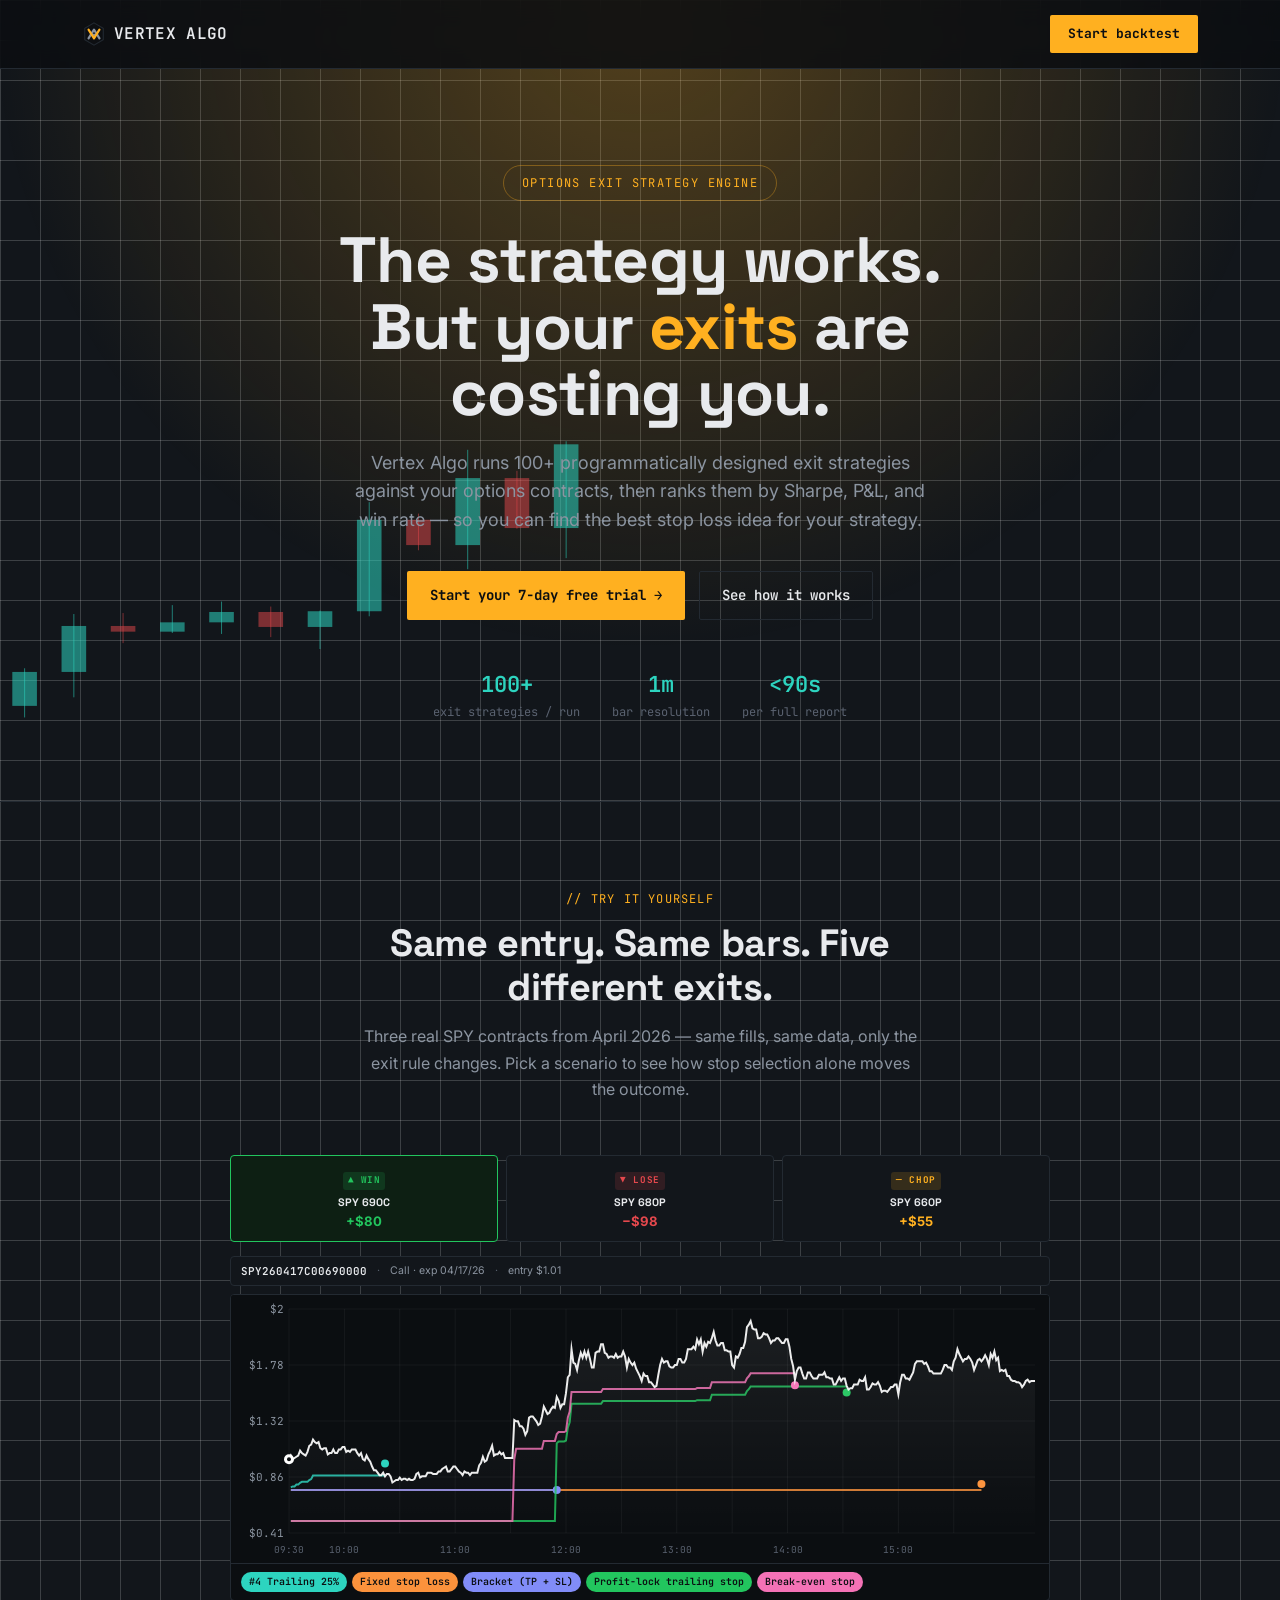
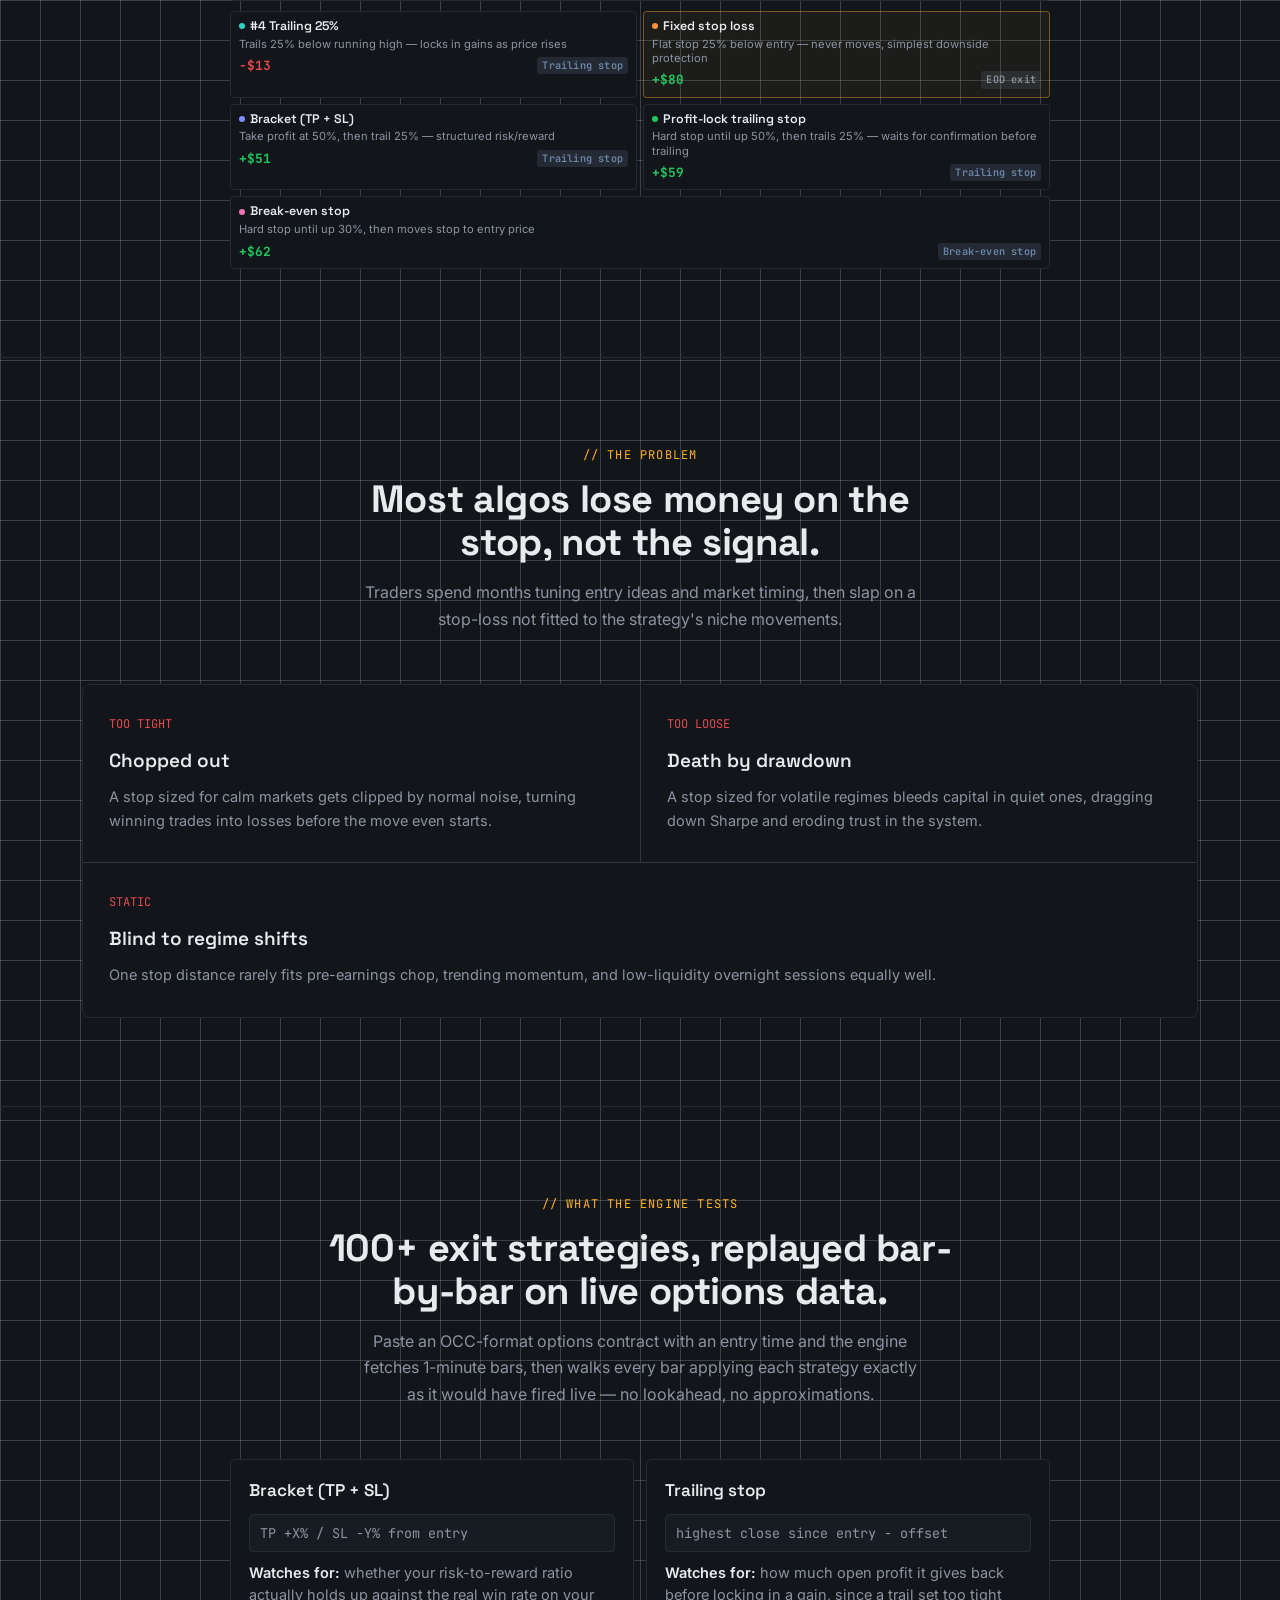
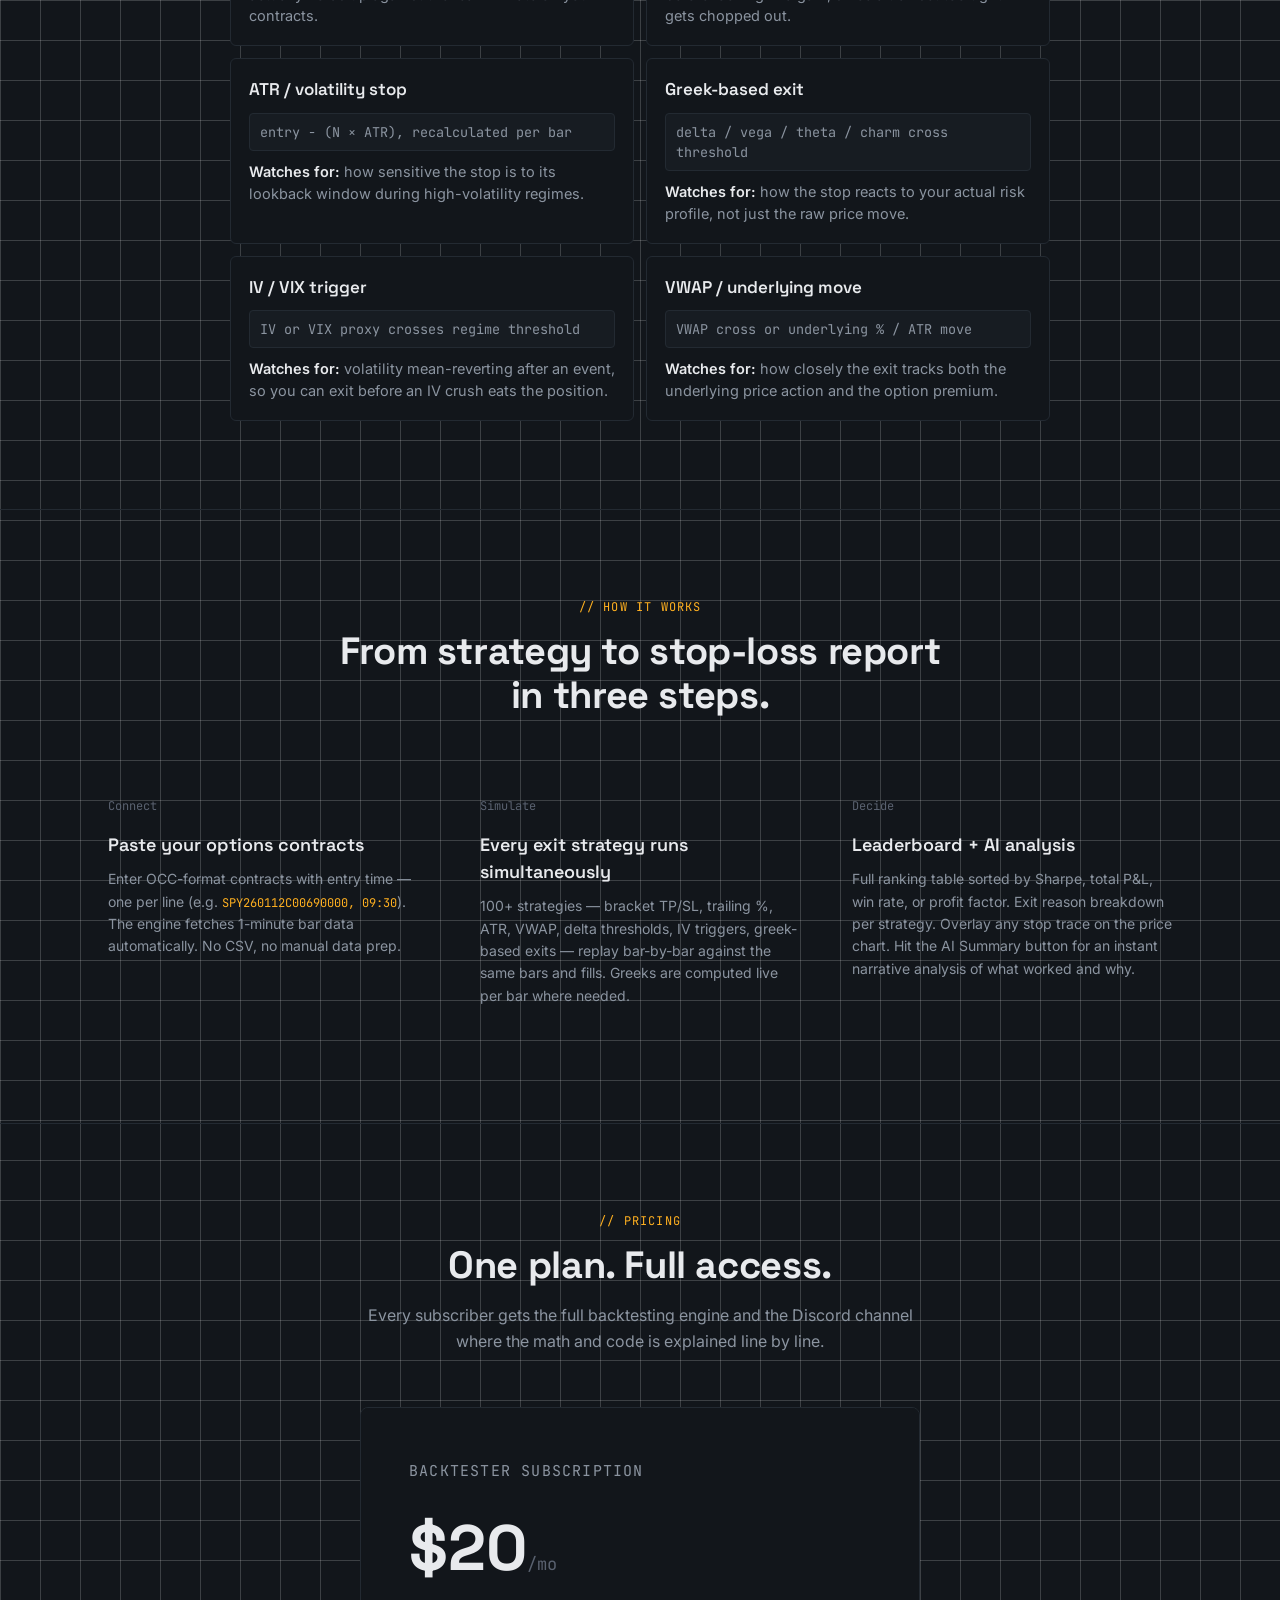
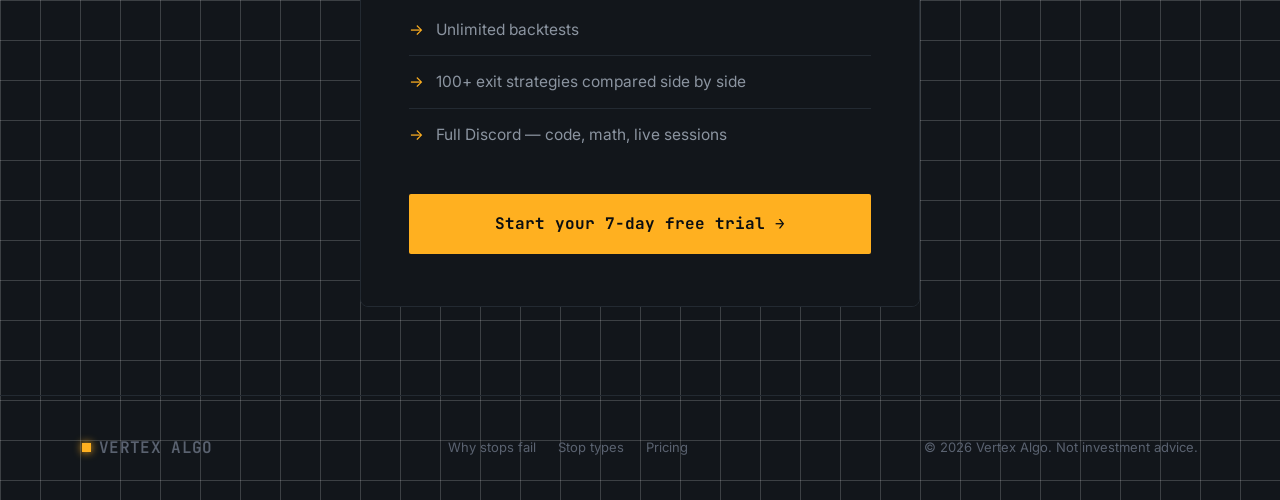
<file: index.html>
<!DOCTYPE html>
<html lang="en">
<head>
<meta charset="UTF-8">
<meta name="viewport" content="width=device-width, initial-scale=1.0">
<title>Vertex Algo — Options exit strategy backtester</title>
<link rel="stylesheet" href="/product-page.css">
<link rel="stylesheet" href="/demo.css">
</head>
<body>

<div id="checkoutSuccessBanner"></div>

<nav>
  <div class="wrap">
    <div class="logo">
      <svg class="logo-mark" viewBox="0 0 220 220" xmlns="http://www.w3.org/2000/svg" aria-hidden="true">
        <polygon points="110,8 195,58 195,162 110,212 25,162 25,58" fill="none" stroke="var(--line)" stroke-width="10"/>
        <g stroke-linecap="round" stroke-linejoin="round" fill="none">
          <polyline points="60,150 110,70 160,150" stroke="var(--text-dim)" stroke-width="20"/>
          <line x1="82" y1="118" x2="138" y2="118" stroke="var(--text-dim)" stroke-width="20"/>
          <polyline points="60,70 110,150 160,70" stroke="var(--amber)" stroke-width="20"/>
        </g>
      </svg>
      VERTEX ALGO
    </div>
    <div class="nav-links">
      <a class="nav-cta" href="#pricing">Start backtest</a>
    </div>
  </div>
</nav>

<header class="hero">
  <canvas id="heroCandles" class="hero-candles" aria-hidden="true"></canvas>
  <div class="wrap hero-grid hero-content">
    <div class="eyebrow">Options exit strategy engine</div>
    <h1>The strategy works.<br>But your <em>exits</em> are costing you.</h1>
    <p class="hero-sub">Vertex Algo runs 100+ programmatically designed exit strategies against your options contracts, then ranks them by Sharpe, P&L, and win rate — so you can find the best stop loss idea for your strategy.</p>
    <div class="hero-actions">
      <a href="#pricing" class="btn btn-primary">Start your 7-day free trial →</a>
      <a href="#how" class="btn btn-ghost">See how it works</a>
    </div>
    <div class="hero-meta">
      <div><div class="num">100+</div><div class="lbl">exit strategies / run</div></div>
      <div><div class="num">1m</div><div class="lbl">bar resolution</div></div>
      <div><div class="num">&lt;90s</div><div class="lbl">per full report</div></div>
    </div>
  </div>
</header>

<section id="proof">
  <div class="wrap">
    <div class="section-head">
      <div class="section-tag">// Try it yourself</div>
      <h2>Same entry. Same bars. Five different exits.</h2>
      <p class="section-sub">Three real SPY contracts from April 2026 — same fills, same data, only the exit rule changes. Pick a scenario to see how stop selection alone moves the outcome.</p>
    </div>

    <div class="tool-demo">
      <div class="sc-row">
        <div class="sc-card win active" onclick="setScenario('win')" id="sc_win">
          <div class="sc-badge win">▲ WIN</div>
          <div class="sc-ticker">SPY 690C</div>
          <div class="sc-pnl win">+$80</div>
        </div>
        <div class="sc-card lose" onclick="setScenario('lose')" id="sc_lose">
          <div class="sc-badge lose">▼ LOSE</div>
          <div class="sc-ticker">SPY 680P</div>
          <div class="sc-pnl lose">−$98</div>
        </div>
        <div class="sc-card chop" onclick="setScenario('chop')" id="sc_chop">
          <div class="sc-badge chop">─ CHOP</div>
          <div class="sc-ticker">SPY 660P</div>
          <div class="sc-pnl chop">+$55</div>
        </div>
      </div>

      <div class="contract-meta" id="contractMeta"></div>

      <div class="chart-wrapper">
        <canvas id="demoChart" height="200"></canvas>
        <div class="strat-toggles" id="stratToggles"></div>
      </div>

      <div class="strat-table" id="stratTable"></div>
    </div>
  </div>
</section>

<section id="problem">
  <div class="wrap">
    <div class="section-head">
      <div class="section-tag">// The problem</div>
      <h2>Most algos lose money on the stop, not the signal.</h2>
      <p class="section-sub">Traders spend months tuning entry ideas and market timing, then slap on a stop-loss not fitted to the strategy's niche movements.</p>
    </div>
    <div class="problem-grid">
      <div class="problem-card">
        <div class="tag">TOO TIGHT</div>
        <h3>Chopped out</h3>
        <p>A stop sized for calm markets gets clipped by normal noise, turning winning trades into losses before the move even starts.</p>
      </div>
      <div class="problem-card">
        <div class="tag">TOO LOOSE</div>
        <h3>Death by drawdown</h3>
        <p>A stop sized for volatile regimes bleeds capital in quiet ones, dragging down Sharpe and eroding trust in the system.</p>
      </div>
      <div class="problem-card">
        <div class="tag">STATIC</div>
        <h3>Blind to regime shifts</h3>
        <p>One stop distance rarely fits pre-earnings chop, trending momentum, and low-liquidity overnight sessions equally well.</p>
      </div>
    </div>
  </div>
</section>

<section id="stops">
  <div class="wrap">
    <div class="section-head">
      <div class="section-tag">// What the engine tests</div>
      <h2>100+ exit strategies, replayed bar-by-bar on live options data.</h2>
      <p class="section-sub">Paste an OCC-format options contract with an entry time and the engine fetches 1-minute bars, then walks every bar applying each strategy exactly as it would have fired live — no lookahead, no approximations.</p>
    </div>

    <div class="stopfam-grid">
      <div class="stopfam-card">
        <div class="top"><h3>Bracket (TP + SL)</h3></div>
        <div class="formula">TP +X% / SL −Y% from entry</div>
        <p class="watch"><strong>Watches for:</strong> whether your risk-to-reward ratio actually holds up against the real win rate on your contracts.</p>
      </div>
      <div class="stopfam-card">
        <div class="top"><h3>Trailing stop</h3></div>
        <div class="formula">highest close since entry − offset</div>
        <p class="watch"><strong>Watches for:</strong> how much open profit it gives back before locking in a gain, since a trail set too tight gets chopped out.</p>
      </div>
      <div class="stopfam-card">
        <div class="top"><h3>ATR / volatility stop</h3></div>
        <div class="formula">entry − (N × ATR), recalculated per bar</div>
        <p class="watch"><strong>Watches for:</strong> how sensitive the stop is to its lookback window during high-volatility regimes.</p>
      </div>
      <div class="stopfam-card">
        <div class="top"><h3>Greek-based exit</h3></div>
        <div class="formula">delta / vega / theta / charm cross threshold</div>
        <p class="watch"><strong>Watches for:</strong> how the stop reacts to your actual risk profile, not just the raw price move.</p>
      </div>
      <div class="stopfam-card">
        <div class="top"><h3>IV / VIX trigger</h3></div>
        <div class="formula">IV or VIX proxy crosses regime threshold</div>
        <p class="watch"><strong>Watches for:</strong> volatility mean-reverting after an event, so you can exit before an IV crush eats the position.</p>
      </div>
      <div class="stopfam-card">
        <div class="top"><h3>VWAP / underlying move</h3></div>
        <div class="formula">VWAP cross or underlying % / ATR move</div>
        <p class="watch"><strong>Watches for:</strong> how closely the exit tracks both the underlying price action and the option premium.</p>
      </div>
    </div>
  </div>
</section>

<section id="how">
  <div class="wrap">
    <div class="section-head">
      <div class="section-tag">// How it works</div>
      <h2>From strategy to stop-loss report in three steps.</h2>
    </div>
    <div class="flow">
      <div class="flow-step">
        <div class="idx">Connect</div>
        <h3>Paste your options contracts</h3>
        <p>Enter OCC-format contracts with entry time — one per line (e.g. <code style="font-family:var(--font-mono);font-size:12px;color:var(--amber)">SPY260112C00690000, 09:30</code>). The engine fetches 1-minute bar data automatically. No CSV, no manual data prep.</p>
      </div>
      <div class="flow-step">
        <div class="idx">Simulate</div>
        <h3>Every exit strategy runs simultaneously</h3>
        <p>100+ strategies — bracket TP/SL, trailing %, ATR, VWAP, delta thresholds, IV triggers, greek-based exits — replay bar-by-bar against the same bars and fills. Greeks are computed live per bar where needed.</p>
      </div>
      <div class="flow-step">
        <div class="idx">Decide</div>
        <h3>Leaderboard + AI analysis</h3>
        <p>Full ranking table sorted by Sharpe, total P&L, win rate, or profit factor. Exit reason breakdown per strategy. Overlay any stop trace on the price chart. Hit the AI Summary button for an instant narrative analysis of what worked and why.</p>
      </div>
    </div>
  </div>
</section>

<section id="pricing">
  <div class="wrap">
    <div class="section-head">
      <div class="section-tag">// Pricing</div>
      <h2>One plan. Full access.</h2>
      <p class="section-sub">Every subscriber gets the full backtesting engine and the Discord channel where the math and code is explained line by line.</p>
    </div>

    <div class="pricing-grid">
      <div class="plan">
        <div class="plan-name">Backtester Subscription</div>
        <div class="plan-price">$20<span>/mo</span></div>
        <ul class="plan-features">
          <li>Unlimited backtests</li>
          <li>100+ exit strategies compared side by side</li>
          <li>Full Discord — code, math, live sessions</li>
        </ul>
        <a href="/checkout.html?plan=desk" class="btn btn-primary">Start your 7-day free trial →</a>
      </div>
    </div>
  </div>
</section>

<footer>
  <div class="wrap">
    <div class="logo"><span class="mark"></span>VERTEX ALGO</div>
    <div class="foot-links">
      <a href="#problem">Why stops fail</a>
      <a href="#stops">Stop types</a>
      <a href="#pricing">Pricing</a>
    </div>
    <div>© 2026 Vertex Algo. Not investment advice.</div>
  </div>
</footer>

<script src="/hero-candles.js"></script>
<script src="/demo.js"></script>
<script src="/checkout.js"></script>
</body>
</html>
</file>
<file: product-page.css>
@import url('https://fonts.googleapis.com/css2?family=Space+Grotesk:wght@400;500;600;700&family=JetBrains+Mono:wght@400;500;600;700&family=Inter:wght@400;500;600&display=swap');

  :root{
    --ink:#0B0E11;
    --panel:#12161B;
    --panel-2:#171C22;
    --line:#232A32;
    --amber:#FFB020;
    --amber-dim:#7A5A1C;
    --teal:#2dd4bf;
    --red:#E5484D;
    --blue:#6E86A8;
    --text:#E8EAED;
    --text-dim:#8B94A0;
    --text-faint:#5A6270;
    --font-display:'Space Grotesk', sans-serif;
    --font-body:'Inter', sans-serif;
    --font-mono:'JetBrains Mono', monospace;
  }

  *{margin:0;padding:0;box-sizing:border-box;}

  html{scroll-behavior:smooth;background:var(--panel);}

  body{
    position:relative;
    color:var(--text);
    font-family:var(--font-body);
    line-height:1.5;
    -webkit-font-smoothing:antialiased;
  }
  /* Grid lines and the amber glow live on separate pseudo-elements (not
     body's own background) so each can fade in on its own schedule
     without fighting body's own opaque fill — html's solid panel color
     underneath is the fallback while both are at 0. Grid comes in first,
     on load; the glow waits until the hero candles finish printing
     (~4.8s, see hero-candles.js) and turns on with the hero text. */
  body::before{
    content:'';
    position:absolute;
    inset:0;
    z-index:-2;
    pointer-events:none;
    background-image:
      linear-gradient(rgba(255,255,255,0.18) 1px, transparent 1px),
      linear-gradient(90deg, rgba(255,255,255,0.18) 1px, transparent 1px);
    background-repeat:repeat, repeat;
    background-size:40px 40px, 40px 40px;
    opacity:0;
    animation:pageGridIn 1.3s ease-out forwards;
  }
  body::after{
    content:'';
    position:absolute;
    inset:0;
    z-index:-1;
    pointer-events:none;
    background-image:radial-gradient(1000px circle at 50% 0%, rgba(255,176,32,0.28), transparent 65%);
    background-repeat:no-repeat;
    opacity:0;
    animation:pageGridIn 1.1s ease-out 4.6s forwards;
  }
  @keyframes pageGridIn{ to{opacity:1;} }

  @media (prefers-reduced-motion: reduce){
    *{animation-duration:0.01ms !important; animation-delay:0s !important; animation-iteration-count:1 !important; transition-duration:0.01ms !important; scroll-behavior:auto !important;}
  }

  a{color:inherit;text-decoration:none;}

  .wrap{max-width:1180px;margin:0 auto;padding:0 32px;}

  ::selection{background:var(--amber);color:var(--ink);}

  :focus-visible{outline:2px solid var(--amber);outline-offset:3px;}

  /* ---------- NAV ---------- */
  nav{
    position:sticky;top:0;z-index:50;
    background:rgba(11,14,17,0.85);
    backdrop-filter:blur(10px);
    border-bottom:1px solid var(--line);
  }
  nav .wrap{
    display:flex;align-items:center;justify-content:space-between;
    height:68px;
  }
  .logo{
    font-family:var(--font-mono);
    font-weight:600;
    font-size:16px;
    letter-spacing:0.02em;
    display:flex;align-items:center;gap:8px;
  }
  .logo .mark{
    width:9px;height:9px;background:var(--amber);
    box-shadow:0 0 8px var(--amber);
    display:inline-block;
  }
  .logo-mark{width:24px;height:24px;flex:none;display:block;}
  .nav-links{display:flex;gap:36px;align-items:center;}
  .nav-links a{
    font-size:14px;color:var(--text-dim);
    transition:color .15s ease;
  }
  .nav-links a:hover{color:var(--text);}
  a.nav-cta{
    font-family:var(--font-mono);
    font-size:13px;
    color:var(--ink);
    background:var(--amber);
    padding:9px 18px;
    border-radius:2px;
    font-weight:700;
    -webkit-font-smoothing:auto;
    transition:filter .15s ease;
  }
  .nav-cta:hover{filter:brightness(1.1);}
  .nav-toggle{display:none;}

  @media (max-width:820px){
    .nav-links a:not(.nav-cta){display:none;}
  }

  /* ---------- HERO ---------- */
  header.hero{
    padding:96px 0 80px;
    border-bottom:1px solid var(--line);
    position:relative;
    overflow:hidden;
    text-align:center;
  }
  .hero-grid{
    max-width:760px;
    margin:0 auto;
  }
  /* Decorative candlestick chart, printed in bar-by-bar by hero-candles.js
     (26 bars, ~4.8s total — see BAR_COUNT/BAR_MS/GROW_MS there) before
     the text block below fades in as a whole, timed to start right as
     the chart finishes. */
  .hero-candles{
    position:absolute;
    inset:0;
    width:100%;
    height:100%;
    z-index:0;
    pointer-events:none;
  }
  .hero-content{
    position:relative;
    z-index:1;
    opacity:0;
    transform:translateY(14px);
    animation:heroTextIn .8s cubic-bezier(.22,.7,.3,1) 4.9s forwards;
  }
  @keyframes heroTextIn{
    from{opacity:0;transform:translateY(14px);}
    to{opacity:1;transform:translateY(0);}
  }
  .eyebrow{
    font-family:var(--font-mono);
    font-size:12px;
    color:var(--amber);
    letter-spacing:0.12em;
    text-transform:uppercase;
    display:inline-flex;align-items:center;
    border:1px solid rgba(255,176,32,.35);
    border-radius:20px;
    padding:8px 18px;
    margin-bottom:26px;
  }
  h1{
    font-family:var(--font-display);
    font-weight:700;
    font-size:clamp(36px, 5.4vw, 64px);
    line-height:1.04;
    letter-spacing:-0.01em;
  }
  h1 em{
    font-style:normal;
    color:var(--amber);
  }
  .hero-sub{
    margin-top:22px;
    font-size:18px;
    color:var(--text-dim);
    max-width:52ch;
    line-height:1.6;
    margin-left:auto;margin-right:auto;
  }
  .hero-actions{
    margin-top:36px;
    display:flex;gap:14px;flex-wrap:wrap;
    justify-content:center;
  }
  .btn{
    font-family:var(--font-mono);
    font-size:14px;
    font-weight:600;
    padding:13px 22px;
    border-radius:2px;
    display:inline-flex;align-items:center;gap:8px;
    transition:all .15s ease;
    border:1px solid transparent;
  }
  .btn-primary{background:var(--amber);color:var(--ink);font-weight:700;-webkit-font-smoothing:auto;}
  .btn-primary:hover{filter:brightness(1.1);transform:translateY(-1px);}
  .btn-ghost{border-color:var(--line);color:var(--text);}
  .btn-ghost:hover{border-color:var(--text-faint);background:var(--panel);}

  .hero-meta{
    margin-top:48px;
    display:flex;gap:32px;flex-wrap:wrap;
    justify-content:center;
  }
  .hero-meta div{
    font-family:var(--font-mono);
  }
  .hero-meta .num{
    font-size:22px;font-weight:600;color:var(--teal);
  }
  .hero-meta .lbl{
    font-size:12px;color:var(--text-faint);margin-top:2px;
  }

  /* ---------- SECTION SCAFFOLD ---------- */
  section{padding:88px 0;border-bottom:1px solid var(--line);}
  .section-head{max-width:640px;margin:0 auto 52px;text-align:center;}
  .section-tag{
    font-family:var(--font-mono);font-size:12px;color:var(--amber);
    letter-spacing:0.1em;text-transform:uppercase;margin-bottom:14px;
  }
  h2{
    font-family:var(--font-display);
    font-size:clamp(26px,3.4vw,38px);
    font-weight:700;
    line-height:1.15;
    letter-spacing:-0.01em;
  }
  .section-sub{
    margin:14px auto 0;color:var(--text-dim);font-size:16px;line-height:1.65;max-width:56ch;
  }

  /* ---------- PROBLEM ---------- */
  .problem-grid{
    display:grid;grid-template-columns:repeat(2,1fr);
    border:1px solid var(--line);
    border-radius:8px;
    overflow:hidden;
    background:var(--panel);
  }
  .problem-card{
    padding:clamp(18px, 4vw, 30px) clamp(16px, 3.4vw, 26px);
  }
  .problem-card:nth-child(2){border-left:1px solid rgba(255,255,255,0.14);}
  .problem-card:nth-child(3){grid-column:1/-1;border-top:1px solid rgba(255,255,255,0.14);}
  .problem-card .tag{
    font-family:var(--font-mono);font-size:clamp(10.5px, 2vw, 12px);color:var(--red);margin-bottom:14px;
  }
  .problem-card h3{
    font-family:var(--font-display);font-size:clamp(16px, 3.6vw, 19px);font-weight:600;margin-bottom:10px;
  }
  .problem-card p{color:var(--text-dim);font-size:clamp(13px, 2.6vw, 14.5px);line-height:1.6;}

  /* ---------- STOP TYPES TABLE ---------- */
  .stop-table{
    border:1px solid var(--line);
    border-radius:4px;
    overflow:hidden;
    background:var(--panel);
  }
  .stop-row{
    display:grid;
    grid-template-columns:1.3fr 1fr 1fr 1fr;
    border-bottom:1px solid var(--line);
  }
  .stop-row:last-child{border-bottom:none;}
  .stop-row.head{
    background:var(--panel-2);
    font-family:var(--font-mono);
    font-size:11.5px;
    color:var(--text-faint);
    text-transform:uppercase;letter-spacing:0.06em;
  }
  .stop-row div{
    padding:18px 20px;
    font-size:14px;
    border-right:1px solid var(--line);
  }
  .stop-row div:last-child{border-right:none;}
  .stop-row.head div{padding:12px 20px;}
  .stop-row .name{
    font-weight:600;font-family:var(--font-display);font-size:15px;
    display:flex;align-items:center;gap:10px;
  }
  .stop-row .name .dot{width:7px;height:7px;flex:none;}
  .stop-row .val{color:var(--text-dim);font-family:var(--font-mono);font-size:13px;}
  .stop-row.highlight{background:rgba(255,176,32,0.045);}
  .stop-row.highlight .name{color:var(--amber);}
  .stop-row.highlight .name .dot{background:var(--amber);box-shadow:0 0 6px var(--amber);}

  @media(max-width:760px){
    .stop-row{grid-template-columns:1fr;}
    .stop-row div{border-right:none;border-bottom:1px solid var(--line);}
    .stop-row div:last-child{border-bottom:none;}
    .stop-row.head{display:none;}
    .stop-row div::before{
      content:attr(data-label);
      display:block;font-family:var(--font-mono);font-size:10.5px;
      color:var(--text-faint);margin-bottom:4px;text-transform:uppercase;
    }
  }

  /* ---------- STOP TYPES (card grid) ---------- */
  .stopfam-grid{display:grid;grid-template-columns:repeat(2,1fr);gap:12px;max-width:820px;margin:0 auto;}
  .stopfam-card{background:var(--panel);border:1px solid var(--line);border-radius:6px;padding:clamp(12px, 3.6vw, 18px);}
  .stopfam-card .top{margin-bottom:10px;}
  .stopfam-card h3{font-family:var(--font-display);font-size:clamp(16px, 4vw, 17px);font-weight:600;}
  .stopfam-card .formula{font-family:var(--font-mono);font-size:clamp(13px, 3.2vw, 13.5px);color:var(--text-dim);background:var(--panel-2);border:1px solid var(--line);border-radius:4px;padding:8px 10px;margin-bottom:10px;}
  .stopfam-card .watch{font-size:clamp(14px, 3.6vw, 14.5px);color:var(--text-dim);line-height:1.5;}
  .stopfam-card .watch strong{color:var(--text);font-weight:600;}

  /* ---------- HOW IT WORKS ---------- */
  .flow{
    display:grid;grid-template-columns:1fr;gap:0;
  }
  @media(min-width:860px){.flow{grid-template-columns:repeat(3,1fr);}}
  .flow-step{
    padding:28px 26px;
    position:relative;
  }
  .flow-step .idx{
    font-family:var(--font-mono);font-size:12px;color:var(--text-faint);margin-bottom:16px;
  }
  .flow-step h3{
    font-family:var(--font-display);font-size:18px;font-weight:600;margin-bottom:10px;
  }
  .flow-step p{color:var(--text-dim);font-size:14px;line-height:1.6;}

  /* ---------- PROOF ---------- */
  #proof .tool-demo{margin-left:auto;margin-right:auto;}

  /* ---------- TERMINAL / PROOF ---------- */
  .terminal{
    background:var(--panel);
    border:1px solid var(--line);
    border-radius:4px;
    font-family:var(--font-mono);
    overflow:hidden;
  }
  .terminal-bar{
    background:var(--panel-2);
    padding:10px 16px;
    display:flex;align-items:center;gap:8px;
    border-bottom:1px solid var(--line);
    font-size:12px;color:var(--text-faint);
  }
  .terminal-bar .dots{display:flex;gap:6px;margin-right:8px;}
  .terminal-bar .dots span{width:8px;height:8px;border-radius:50%;background:var(--text-faint);opacity:.5;}
  .terminal-body{padding:24px;}
  .metric-grid{
    display:grid;grid-template-columns:repeat(2,1fr);gap:20px 32px;
  }
  @media(min-width:640px){.metric-grid{grid-template-columns:repeat(4,1fr);}}
  .metric{border-left:2px solid var(--line);padding-left:14px;}
  .metric.good{border-left-color:var(--amber);}
  .metric .m-label{font-size:11px;color:var(--text-faint);text-transform:uppercase;letter-spacing:0.06em;}
  .metric .m-val{font-size:22px;color:var(--text);margin-top:6px;font-weight:600;}
  .metric.good .m-val{color:var(--amber);}
  .metric .m-delta{font-size:12px;color:var(--text-dim);margin-top:4px;}

  /* ---------- PRICING ---------- */

  .pricing-grid{
    display:grid;grid-template-columns:1fr;
    max-width:560px;margin:0 auto;
    border:1px solid var(--line);border-radius:8px;overflow:hidden;
  }
  .plan{
    background:var(--panel);padding:52px 48px;display:flex;flex-direction:column;
  }
  .plan-name{font-family:var(--font-mono);font-size:15px;color:var(--text-dim);text-transform:uppercase;letter-spacing:0.08em;}
  .plan-price{
    font-family:var(--font-display);font-size:64px;font-weight:700;margin:18px 0 8px;
  }
  .plan-price span{font-size:17px;color:var(--text-faint);font-family:var(--font-mono);font-weight:400;}
  .plan-features{list-style:none;margin-bottom:34px;flex:1;}
  .plan-features li{
    font-size:15.5px;color:var(--text-dim);padding:14px 0;border-top:1px solid var(--line);
    display:flex;gap:12px;
  }
  .plan-features li::before{content:'→';color:var(--amber);flex:none;}
  .plan-features li:first-child{border-top:none;}
  .plan .btn{justify-content:center;width:100%;font-size:16px;padding:17px 22px;}

  @media(max-width:600px){
    .plan{padding:40px 28px;}
    .plan-price{font-size:52px;}
  }

  footer{padding:40px 0;}
  footer .wrap{
    display:flex;flex-direction:column;gap:18px;
    font-size:13px;color:var(--text-faint);
  }
  @media(min-width:700px){
    footer .wrap{flex-direction:row;justify-content:space-between;align-items:center;}
  }
  footer .foot-links{display:flex;gap:22px;}
  footer .foot-links a:hover{color:var(--text-dim);}

  /* ---------- PHONE (iPhone-width) CENTERING ---------- */
  @media(max-width:480px){
    nav .wrap{justify-content:center;gap:24px;}

    .problem-card,.flow-step{text-align:center;}

    .plan{text-align:center;align-items:center;}
    .plan-features{align-self:stretch;text-align:left;}

    footer .wrap{align-items:center;text-align:center;}
    footer .foot-links{justify-content:center;}
  }
</file>
<file: demo.css>
/* ---------- LIVE DEMO (scoped under .tool-demo) ---------- */
.tool-demo{width:100%;max-width:820px;font-family:var(--font-body);}

.tool-demo .sc-row{display:grid;grid-template-columns:repeat(3,1fr);gap:8px;margin-bottom:14px}
.tool-demo .sc-card{background:var(--panel);border:1.5px solid var(--line);border-radius:4px;padding:9px 6px;cursor:pointer;transition:border-color .18s,background .18s;text-align:center;user-select:none}
.tool-demo .sc-card:hover{background:var(--panel-2)}
.tool-demo .sc-card.active.win{border-color:#22c55e;background:#0d1f13}
.tool-demo .sc-card.active.lose{border-color:var(--red);background:#1f1213}
.tool-demo .sc-card.active.chop{border-color:var(--amber);background:#1f1a0c}
.tool-demo .sc-badge{font-family:var(--font-mono);font-size:.58rem;font-weight:700;letter-spacing:.06em;padding:2px 5px;border-radius:3px;display:inline-block;margin-bottom:4px}
.tool-demo .sc-badge.win{background:rgba(34,197,94,.15);color:#22c55e}
.tool-demo .sc-badge.lose{background:rgba(229,72,77,.15);color:var(--red)}
.tool-demo .sc-badge.chop{background:rgba(255,176,32,.15);color:var(--amber)}
.tool-demo .sc-ticker{font-family:var(--font-display);font-size:.68rem;font-weight:700;color:var(--text);margin-bottom:2px;white-space:nowrap}
.tool-demo .sc-pnl{font-size:.82rem;font-weight:700}
.tool-demo .sc-pnl.win{color:#22c55e}.tool-demo .sc-pnl.lose{color:var(--red)}.tool-demo .sc-pnl.chop{color:var(--amber)}
.tool-demo .sc-tagline{display:none}

.tool-demo .contract-meta{display:flex;flex-wrap:wrap;gap:3px 10px;align-items:center;margin-bottom:8px;padding:6px 10px;background:var(--panel);border:1px solid var(--line);border-radius:4px;font-size:.66rem;color:var(--text-dim)}
.tool-demo .meta-occ{font-weight:600;color:var(--text);font-size:.68rem;font-family:var(--font-mono)}
.tool-demo .meta-sep{color:var(--text-faint)}
.tool-demo .meta-insight{display:none}

.tool-demo .chart-wrapper{background:var(--ink);border:1px solid var(--line);border-radius:4px;overflow:hidden;margin-bottom:10px}
.tool-demo canvas#demoChart{display:block;width:100%}
.tool-demo .strat-toggles{display:flex;flex-wrap:nowrap;overflow-x:auto;gap:5px;padding:8px 10px;border-top:1px solid var(--line)}
.tool-demo .strat-toggle{font-family:var(--font-mono);padding:2px 8px;border-radius:20px;border:1.5px solid var(--c);background:transparent;color:var(--c);font-size:.62rem;font-weight:600;cursor:pointer;transition:background .15s,color .15s;line-height:1.6;white-space:nowrap;flex-shrink:0}
.tool-demo .strat-toggle.active{background:var(--c);color:var(--ink)}
.tool-demo .strat-toggle:not(.active):hover{opacity:.75}

.tool-demo .strat-table{display:grid;grid-template-columns:repeat(2,1fr);gap:6px}
.tool-demo .strat-row{background:var(--panel);border:1px solid var(--line);border-radius:4px;padding:7px 8px;transition:border-color .15s}
.tool-demo .strat-row.best{border-color:rgba(255,176,32,.4);background:rgba(255,176,32,.045)}
.tool-demo .strat-row:nth-child(5){grid-column:1/-1}
.tool-demo .stop-head{display:flex;align-items:center;gap:5px;margin-bottom:3px}
.tool-demo .sdot{width:6px;height:6px;border-radius:50%;flex-shrink:0}
.tool-demo .sname{font-family:var(--font-display);font-size:clamp(.66rem, 2.2vw, .78rem);font-weight:600;color:var(--text);line-height:1.2;flex:1;min-width:0;white-space:nowrap;overflow:hidden;text-overflow:ellipsis}
.tool-demo .sdesc{font-size:clamp(.58rem, 1.9vw, .7rem);color:var(--text-dim);line-height:1.28;display:-webkit-box;-webkit-line-clamp:2;-webkit-box-orient:vertical;overflow:hidden;margin-bottom:5px}
.tool-demo .sright{display:flex;align-items:center;justify-content:space-between;gap:6px}
.tool-demo .spnl{font-family:var(--font-mono);font-size:clamp(.68rem, 2.2vw, .8rem);font-weight:700;white-space:nowrap}
.tool-demo .spnl.pos{color:#22c55e}.tool-demo .spnl.neg{color:var(--red)}.tool-demo .spnl.zero{color:var(--text-faint)}
.tool-demo .sexit-badge{font-family:var(--font-mono);display:inline-block;padding:1px 5px;border-radius:3px;font-size:clamp(.56rem, 1.8vw, .64rem);font-weight:600;letter-spacing:.02em;white-space:nowrap}
.tool-demo .sexit-badge.eod{background:rgba(139,148,160,.14);color:var(--text-dim)}
.tool-demo .sexit-badge.trailing_stop,.tool-demo .sexit-badge.break_even_stop{background:rgba(110,134,168,.18);color:var(--blue)}
.tool-demo .sexit-badge.hard_stop{background:rgba(229,72,77,.14);color:var(--red)}
.tool-demo .sexit-badge.profit_target{background:rgba(34,197,94,.14);color:#22c55e}
</file>
